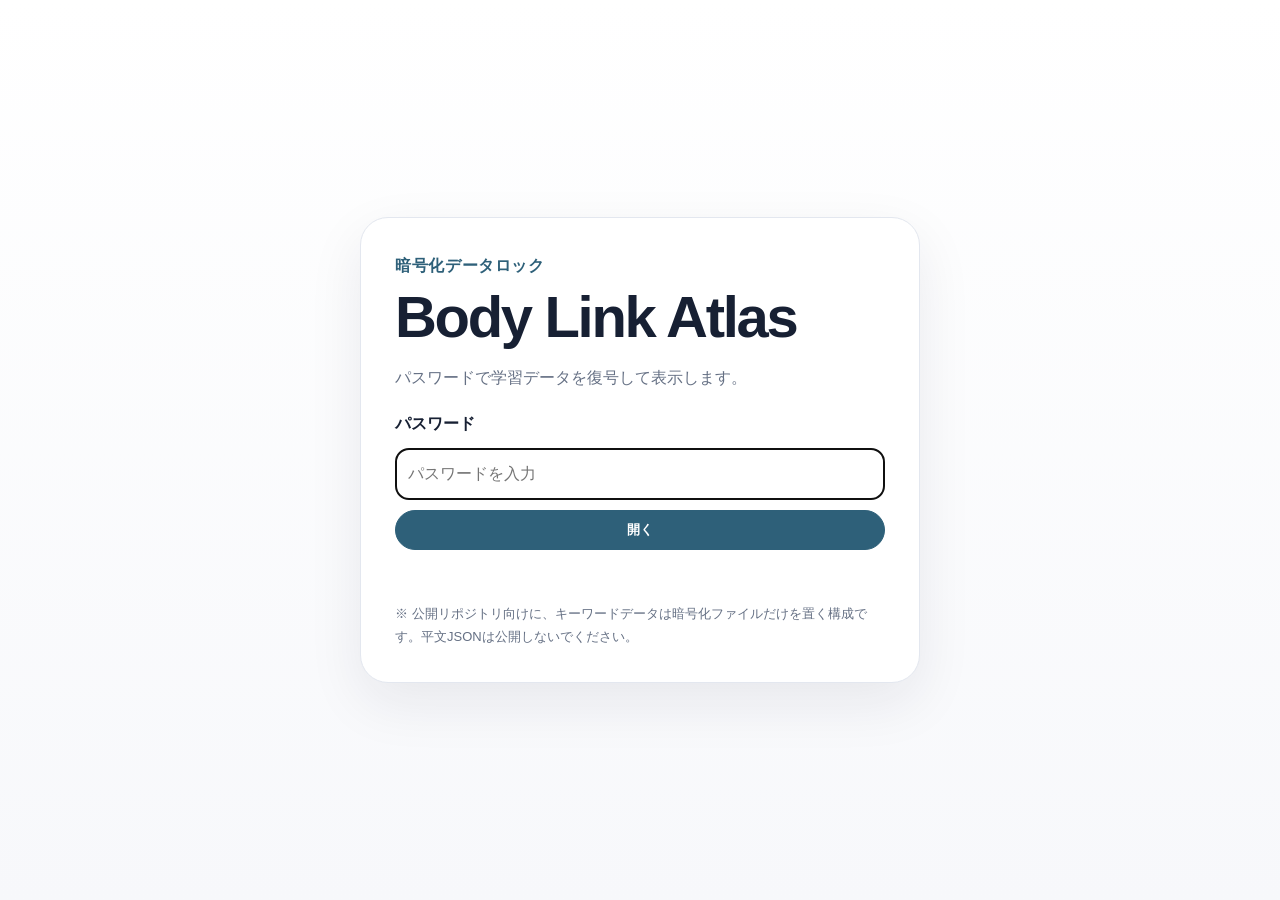
<file: index.html>
<!doctype html>
<html lang="ja">
<head>
  <meta charset="utf-8" />
  <meta name="viewport" content="width=device-width,initial-scale=1" />
  <title>Body Link Atlas — からだのつながりマップ</title>
  <link rel="stylesheet" href="./style.css" />
</head>
<body class="locked">
  <section id="auth-screen" class="auth-screen" aria-label="パスワード入力画面">
    <div class="auth-card">
      <p class="eyebrow">暗号化データロック</p>
      <h1 class="auth-title">Body Link Atlas</h1>
      <p class="muted">パスワードで学習データを復号して表示します。</p>
      <form id="auth-form" class="auth-form">
        <label for="password-input">パスワード</label>
        <input id="password-input" type="password" autocomplete="current-password" placeholder="パスワードを入力" required minlength="12" />
        <button class="btn primary" type="submit">開く</button>
        <p id="auth-message" class="auth-message" role="status"></p>
      </form>
      <p class="auth-note">※ 公開リポジトリ向けに、キーワードデータは暗号化ファイルだけを置く構成です。平文JSONは公開しないでください。</p>
    </div>
  </section>

  <div id="protected-app" hidden>
  <header class="site-header">
    <p class="eyebrow">看護・医療学習のための人体キーワード管理</p>
    <h1>Body Link Atlas <span>— からだのつながりマップ</span></h1>
    <p class="lead">暗号化JSONを正本として、キーワードカード・人体索引・関連マップ・物質リンク・復習ビューを表示する静的Webアプリです。</p>
    <nav id="nav" class="tabs" aria-label="画面切り替え"></nav>
  </header>

  <main id="app" class="app-shell">
    <section class="panel">
      <h2>読み込み中</h2>
      <p>data/encrypted-data.json を読み込み、パスワードで復号します。</p>
    </section>
  </main>

  <footer class="site-footer">
    <p>医学的内容は学習用下書きです。AI生成内容には「要確認」タグを付け、教科書・授業資料で確認してください。</p>
  </footer>

  </div>

  <script src="./app.js"></script>
</body>
</html>
</file>
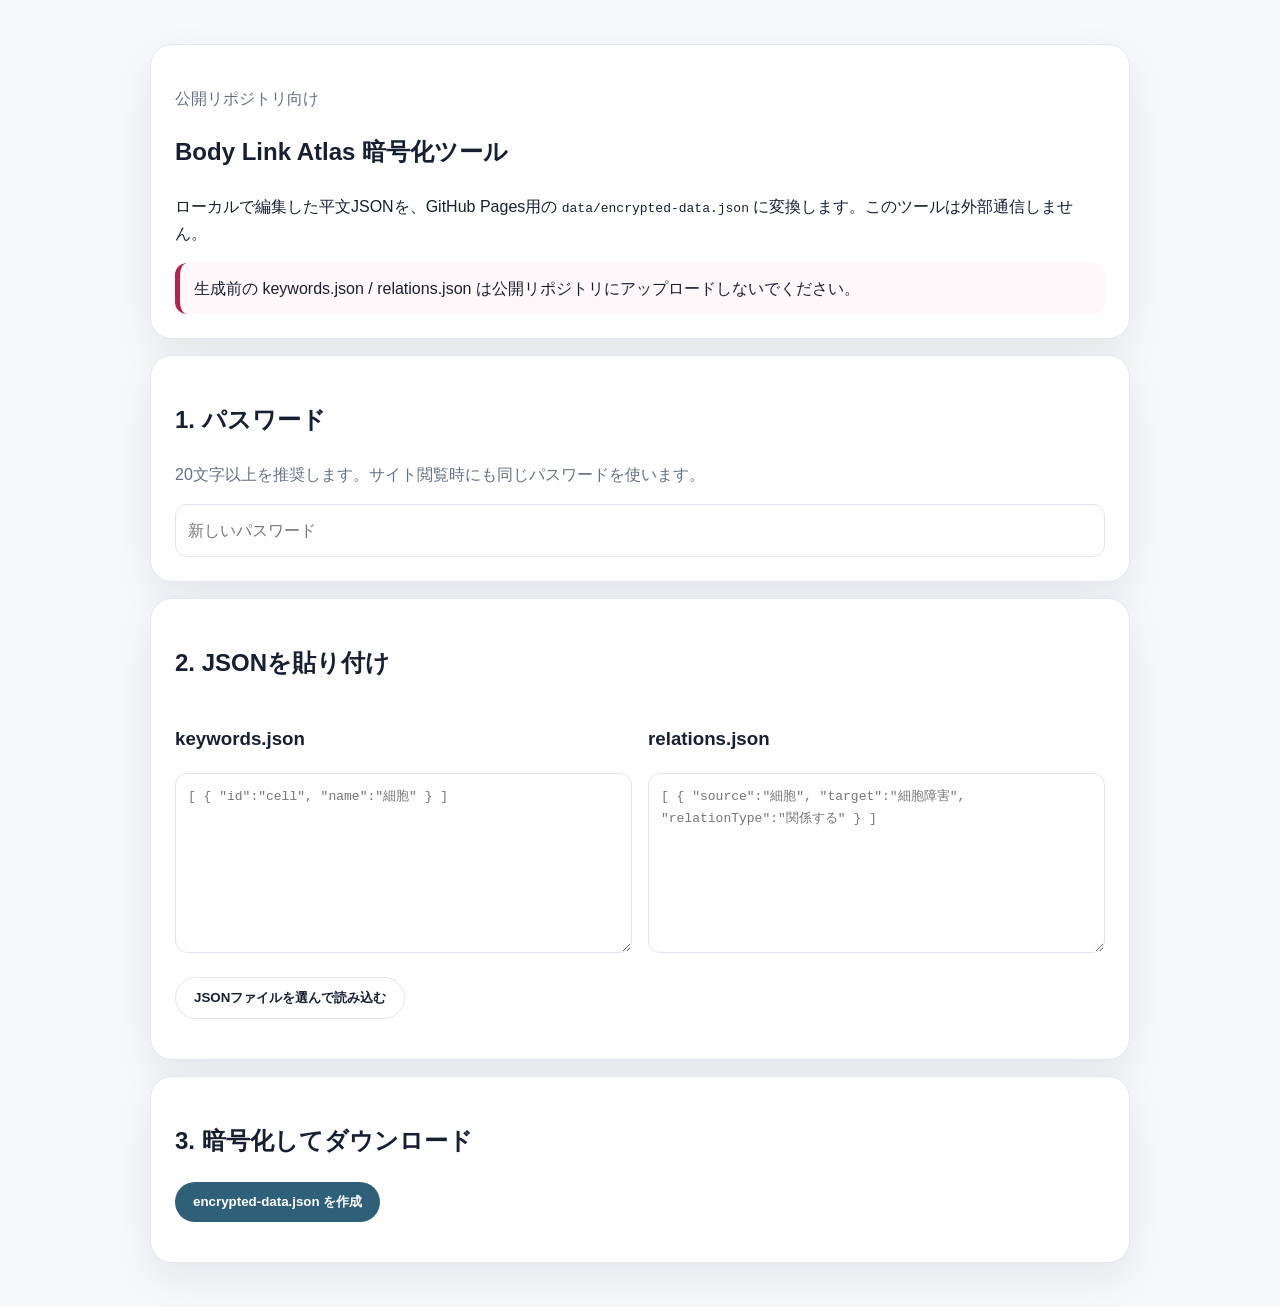
<file: tools/encrypt.html>
<!doctype html>
<html lang="ja">
<head>
  <meta charset="utf-8" />
  <meta name="viewport" content="width=device-width,initial-scale=1" />
  <title>Body Link Atlas 暗号化ツール</title>
  <style>
    body{font-family:-apple-system,BlinkMacSystemFont,"Segoe UI","Hiragino Sans","Yu Gothic",Meiryo,sans-serif;line-height:1.7;margin:0;background:#f7f8fb;color:#172033}
    main{max-width:980px;margin:0 auto;padding:28px}
    section{background:#fff;border:1px solid #e3e7ef;border-radius:22px;padding:24px;margin:16px 0;box-shadow:0 16px 40px rgba(22,31,52,.08)}
    textarea,input{width:100%;box-sizing:border-box;border:1px solid #dfe5ef;border-radius:12px;padding:12px;font:inherit}
    textarea{min-height:180px;font-family:ui-monospace,SFMono-Regular,Menlo,Consolas,monospace;font-size:13px}
    button{border:0;background:#2e6079;color:#fff;border-radius:999px;padding:11px 18px;font-weight:800;cursor:pointer}
    button.secondary{background:#fff;color:#172033;border:1px solid #dfe5ef}
    .grid{display:grid;grid-template-columns:1fr 1fr;gap:16px}@media(max-width:800px){.grid{grid-template-columns:1fr}}
    .warning{border-left:5px solid #b4234d;background:#fff7f9;padding:12px 14px;border-radius:12px}.muted{color:#657084}.ok{color:#176b4d;font-weight:800}.err{color:#b4234d;font-weight:800}
  </style>
</head>
<body>
<main>
  <section>
    <p class="muted">公開リポジトリ向け</p>
    <h1>Body Link Atlas 暗号化ツール</h1>
    <p>ローカルで編集した平文JSONを、GitHub Pages用の <code>data/encrypted-data.json</code> に変換します。このツールは外部通信しません。</p>
    <div class="warning">生成前の keywords.json / relations.json は公開リポジトリにアップロードしないでください。</div>
  </section>
  <section>
    <h2>1. パスワード</h2>
    <p class="muted">20文字以上を推奨します。サイト閲覧時にも同じパスワードを使います。</p>
    <input id="password" type="password" placeholder="新しいパスワード" minlength="12" />
  </section>
  <section>
    <h2>2. JSONを貼り付け</h2>
    <div class="grid">
      <div><h3>keywords.json</h3><textarea id="keywords" placeholder='[ { "id":"cell", "name":"細胞" } ]'></textarea></div>
      <div><h3>relations.json</h3><textarea id="relations" placeholder='[ { "source":"細胞", "target":"細胞障害", "relationType":"関係する" } ]'></textarea></div>
    </div>
    <p><button class="secondary" onclick="loadFiles()">JSONファイルを選んで読み込む</button></p>
    <input id="fileInput" type="file" accept="application/json,.json" multiple hidden />
  </section>
  <section>
    <h2>3. 暗号化してダウンロード</h2>
    <p><button onclick="encryptAndDownload()">encrypted-data.json を作成</button></p>
    <p id="message" class="muted"></p>
  </section>
</main>
<script>
const iterations = 310000;
function setMessage(text, cls="muted"){ const el=document.getElementById("message"); el.className=cls; el.textContent=text; }
function bytesToBase64(bytes){ let s=""; bytes.forEach(b=>s+=String.fromCharCode(b)); return btoa(s); }
async function deriveAesKey(password, salt){
  const baseKey = await crypto.subtle.importKey("raw", new TextEncoder().encode(password), {name:"PBKDF2"}, false, ["deriveKey"]);
  return crypto.subtle.deriveKey({name:"PBKDF2",salt,iterations,hash:"SHA-256"}, baseKey, {name:"AES-GCM",length:256}, false, ["encrypt"]);
}
function download(filename, text){
  const blob = new Blob([text], {type:"application/json;charset=utf-8"});
  const url = URL.createObjectURL(blob);
  const a = document.createElement("a"); a.href=url; a.download=filename; document.body.appendChild(a); a.click(); a.remove(); URL.revokeObjectURL(url);
}
async function encryptAndDownload(){
  try{
    const password = document.getElementById("password").value;
    if(password.length < 12) throw new Error("パスワードは12文字以上にしてください。20文字以上推奨です。");
    const keywords = JSON.parse(document.getElementById("keywords").value);
    const relations = JSON.parse(document.getElementById("relations").value);
    if(!Array.isArray(keywords) || !Array.isArray(relations)) throw new Error("keywords / relations は配列形式にしてください。");
    setMessage("暗号化中です…", "muted");
    const salt = crypto.getRandomValues(new Uint8Array(16));
    const iv = crypto.getRandomValues(new Uint8Array(12));
    const key = await deriveAesKey(password, salt);
    const payload = new TextEncoder().encode(JSON.stringify({keywords, relations}));
    const ciphertext = new Uint8Array(await crypto.subtle.encrypt({name:"AES-GCM", iv}, key, payload));
    const encrypted = {version:1, algorithm:"AES-GCM", kdf:"PBKDF2-SHA256", iterations, salt:bytesToBase64(salt), iv:bytesToBase64(iv), ciphertext:bytesToBase64(ciphertext), note:"Encrypted Body Link Atlas data. Do not commit plaintext keywords.json or relations.json to a public repository."};
    download("encrypted-data.json", JSON.stringify(encrypted, null, 2));
    setMessage("作成しました。data/encrypted-data.json と差し替えてください。", "ok");
  }catch(err){ setMessage(err.message, "err"); }
}
function loadFiles(){ document.getElementById("fileInput").click(); }
document.getElementById("fileInput").addEventListener("change", async (e)=>{
  for(const file of e.target.files){
    const text = await file.text();
    const lower = file.name.toLowerCase();
    if(lower.includes("keyword")) document.getElementById("keywords").value = text;
    else if(lower.includes("relation")) document.getElementById("relations").value = text;
  }
});
</script>
</body>
</html>
</file>
<file: style.css>
:root{
  --bg:#f7f8fb;
  --panel:#ffffff;
  --ink:#172033;
  --muted:#657084;
  --line:#e3e7ef;
  --accent:#2e6079;
  --accent-2:#edf6f8;
  --danger:#b4234d;
  --chip:#f2f5fa;
  --shadow:0 20px 55px rgba(22,31,52,.08);
  --radius:24px;
}
*{box-sizing:border-box}
body{
  margin:0;
  background:linear-gradient(180deg,#fff 0%,var(--bg) 30%,#fff 100%);
  color:var(--ink);
  font-family:-apple-system,BlinkMacSystemFont,"Segoe UI","Hiragino Sans","Yu Gothic",Meiryo,sans-serif;
  line-height:1.75;
}
.site-header,.app-shell,.site-footer{max-width:1180px;margin:0 auto;padding:24px}
.site-header{padding-top:34px}
.eyebrow{margin:0;color:var(--accent);font-weight:700;letter-spacing:.04em}
h1{font-size:clamp(34px,7vw,72px);line-height:1.08;margin:8px 0 10px;font-weight:650;letter-spacing:-.04em}
h1 span{font-weight:520}
.lead{color:var(--muted);margin:0 0 22px}
.tabs{display:flex;gap:10px;flex-wrap:wrap}
.tab{
  border:1px solid var(--line);background:#fff;border-radius:999px;padding:9px 16px;
  cursor:pointer;font-weight:700;color:#243047;box-shadow:0 3px 12px rgba(0,0,0,.03)
}
.tab.active{background:var(--accent);color:white;border-color:var(--accent)}
.panel{
  background:var(--panel);border:1px solid var(--line);border-radius:var(--radius);
  box-shadow:var(--shadow);padding:28px;margin-bottom:18px
}
.grid{display:grid;gap:16px}
.grid.cols-2{grid-template-columns:repeat(2,minmax(0,1fr))}
.grid.cols-3{grid-template-columns:repeat(3,minmax(0,1fr))}
.grid.cols-4{grid-template-columns:repeat(4,minmax(0,1fr))}
@media (max-width:850px){.grid.cols-2,.grid.cols-3,.grid.cols-4{grid-template-columns:1fr}.site-header,.app-shell,.site-footer{padding:16px}h1{font-size:40px}}
.card{
  border:1px solid var(--line);border-radius:20px;padding:18px;background:#fff
}
.card.soft{background:#f8fbff}
.card h3{margin:0 0 8px;font-size:20px}
.muted{color:var(--muted)}
.stats{display:flex;gap:10px;flex-wrap:wrap;margin-top:18px}
.stat{border:1px solid var(--line);border-radius:16px;padding:12px 18px;background:#fff;min-width:120px}
.stat strong{display:block;font-size:28px;line-height:1}
.category-card{min-height:110px;border-radius:18px;padding:18px;border:1px solid var(--line);cursor:pointer;background:#fff}
.category-card:hover,.row-card:hover{border-color:#b6c6d4;transform:translateY(-1px)}
.category-card:nth-child(4n+1){background:#f2f6ff}
.category-card:nth-child(4n+2){background:#effaf3}
.category-card:nth-child(4n+3){background:#fff7e8}
.category-card:nth-child(4n+4){background:#f8f2ff}
.chips{display:flex;gap:8px;flex-wrap:wrap}
.chip{display:inline-flex;align-items:center;gap:6px;padding:5px 10px;border-radius:999px;background:var(--chip);border:1px solid var(--line);font-size:13px}
.chip.check{color:var(--danger);font-weight:800;background:#fff0f5}
.controls{display:grid;grid-template-columns:repeat(4,minmax(0,1fr));gap:12px;margin:16px 0}
.controls.two{grid-template-columns:repeat(2,minmax(0,1fr))}
@media (max-width:900px){.controls,.controls.two{grid-template-columns:1fr}}
input,select,textarea{
  width:100%;border:1px solid var(--line);border-radius:13px;padding:11px 12px;background:#fff;color:var(--ink);font:inherit
}
textarea{min-height:190px;font-family:ui-monospace,SFMono-Regular,Menlo,Consolas,monospace;font-size:13px}
.table-wrap{overflow:auto;border:1px solid var(--line);border-radius:18px}
table{width:100%;border-collapse:collapse;background:#fff;min-width:980px}
th,td{padding:12px 14px;text-align:left;border-bottom:1px solid var(--line);vertical-align:top;font-size:14px}
th{background:#f6f8fb;font-weight:800;white-space:nowrap}
.keyword-link{border:0;background:transparent;color:var(--accent);font-weight:800;cursor:pointer;padding:0;text-align:left}
.row-card{border:1px solid var(--line);border-radius:18px;padding:16px;background:#fff;cursor:pointer}
.detail-title{display:flex;justify-content:space-between;gap:16px;align-items:flex-start;flex-wrap:wrap}
.detail-title h2{font-size:42px;line-height:1.15;margin:0}
.kana{color:var(--muted);margin:4px 0 0}
.info-block{border:1px solid var(--line);border-radius:16px;background:#fafcff;padding:14px}
.info-block h4{margin:0 0 6px}
.btn{
  border:1px solid var(--line);background:#fff;border-radius:999px;padding:10px 14px;font-weight:800;cursor:pointer
}
.btn.primary{background:var(--accent);border-color:var(--accent);color:#fff}
.btn:disabled{opacity:.45;cursor:not-allowed}
.map-layout{display:grid;grid-template-columns:1fr 320px;gap:18px}
@media(max-width:980px){.map-layout{grid-template-columns:1fr}}
.map-stage{border:1px solid var(--line);border-radius:20px;min-height:580px;background:radial-gradient(circle,#fff,#f8fbfd);position:relative;overflow:hidden}
svg{width:100%;height:580px;display:block}
.node{cursor:pointer}
.node circle{fill:#fff;stroke:var(--accent);stroke-width:2}
.node.center circle{fill:var(--accent);stroke:var(--accent)}
.node text{font-weight:800;font-size:13px;fill:#172033}
.node.center text{fill:#fff}
.edge{stroke:#9badbb;stroke-width:1.8}
.edge-label{font-size:11px;fill:#516174}
.side-card{border:1px solid var(--line);border-radius:18px;padding:16px;background:#fff}
pre{
  white-space:pre-wrap;background:#101827;color:#f8fafc;border-radius:16px;padding:16px;overflow:auto;
  font-size:13px;line-height:1.55
}
.warning{border-left:5px solid var(--danger);background:#fff7f9;padding:12px 14px;border-radius:12px}
.site-footer{color:var(--muted);font-size:13px}
.empty{padding:36px;text-align:center;color:var(--muted)}
.quiz-answer{display:none;margin-top:8px}
.quiz-answer.show{display:block}

.auth-screen{
  min-height:100vh;
  display:flex;
  align-items:center;
  justify-content:center;
  padding:24px;
  background:linear-gradient(180deg,#fff 0%,var(--bg) 100%);
}
.auth-card{
  width:min(560px,100%);
  background:#fff;
  border:1px solid var(--line);
  border-radius:28px;
  box-shadow:var(--shadow);
  padding:34px;
}
.auth-title{
  font-size:clamp(36px,8vw,58px);
  margin:6px 0 8px;
}
.auth-form{display:grid;gap:10px;margin-top:18px}
.auth-form label{font-weight:800}
.auth-message{min-height:1.4em;color:var(--danger);font-weight:800;margin:2px 0 0}
.auth-note{font-size:13px;color:var(--muted);margin:18px 0 0}
body.locked{overflow:hidden}
body.locked .site-header,body.locked .app-shell,body.locked .site-footer{display:none}

.auth-form button:disabled{opacity:.6;cursor:wait}
.security-note{font-size:13px;color:var(--muted)}


/* v2: 物質リンク・分野横断ビュー */
.filters-extended{grid-template-columns:repeat(3,minmax(0,1fr));}
@media(max-width:900px){.filters-extended{grid-template-columns:1fr}}
.chip.small{font-size:12px;padding:3px 8px;margin-top:4px}
.chip.substance{background:#fff8e8;border-color:#f0d8a8;color:#73510b}
.substance-card{background:linear-gradient(180deg,#fff,#fbfdff)}
.row-card.compact{padding:12px}
.compact-title{align-items:center;margin-bottom:4px}
.compact-title h4{margin:0;font-size:18px}
.empty{padding:18px;color:var(--muted);border:1px dashed var(--line);border-radius:16px;background:#fff}

/* v3: 関連マップ強化・人体シルエット */
.map-panel{padding-bottom:34px}
.map-layout.enhanced{grid-template-columns:minmax(0,1fr) 360px;align-items:start}
.map-stage{min-height:760px;overflow:visible;padding-bottom:8px}
svg#relationSvg{height:760px;min-height:760px}
.map-controls{grid-template-columns:1.2fr 1.2fr .8fr 1fr}
@media(max-width:1100px){.map-layout.enhanced{grid-template-columns:1fr}.map-stage{min-height:680px}svg#relationSvg{height:680px}.map-controls{grid-template-columns:1fr}}
.node circle{fill:#fff;stroke:var(--accent);stroke-width:2.5;filter:drop-shadow(0 4px 9px rgba(18,36,60,.10))}
.node.center circle{fill:var(--accent);stroke:var(--accent)}
.node.up circle{fill:#f6fbff}
.node.down circle{fill:#fffaf2}
.node text{font-size:15px;font-weight:850}
.node.center text{font-size:16px}
.edge{stroke-width:2.6;opacity:.88}
.edge-label{font-size:12px;font-weight:800;paint-order:stroke;stroke:#fff;stroke-width:4px;stroke-linejoin:round}
.edge.cause{stroke:#2f6f9f}.edge-label.cause{fill:#2f6f9f}.arrow-fill.cause{fill:#2f6f9f}
.edge.result{stroke:#b95c38}.edge-label.result{fill:#b95c38}.arrow-fill.result{fill:#b95c38}
.edge.component{stroke:#64748b;stroke-dasharray:7 5}.edge-label.component{fill:#64748b}.arrow-fill.component{fill:#64748b}
.edge.test{stroke:#26866f}.edge-label.test{fill:#26866f}.arrow-fill.test{fill:#26866f}
.edge.nursing{stroke:#c27a15}.edge-label.nursing{fill:#c27a15}.arrow-fill.nursing{fill:#c27a15}
.edge.inhibit{stroke:#9f3d64;stroke-dasharray:4 4}.edge-label.inhibit{fill:#9f3d64}.arrow-fill.inhibit{fill:#9f3d64}
.edge.activate{stroke:#6c62b6}.edge-label.activate{fill:#6c62b6}.arrow-fill.activate{fill:#6c62b6}
.edge.compare{stroke:#6b7280;stroke-dasharray:2 6}.edge-label.compare{fill:#6b7280}.arrow-fill.compare{fill:#6b7280}
.edge.related{stroke:#8a9aad}.edge-label.related{fill:#566579}.arrow-fill.related{fill:#8a9aad}
.flow-header{font-size:16px;font-weight:900;fill:#25324b}
.relation-legend{position:absolute;left:18px;bottom:18px;background:rgba(255,255,255,.94);border:1px solid var(--line);border-radius:16px;padding:10px 12px;display:flex;gap:10px;flex-wrap:wrap;align-items:center;box-shadow:0 10px 30px rgba(22,31,52,.08);max-width:calc(100% - 36px);font-size:12px}
.relation-legend span{display:inline-flex;align-items:center;gap:5px;white-space:nowrap}
.legend-line{display:inline-block;width:22px;height:0;border-top:3px solid #8a9aad}
.legend-line.cause{border-color:#2f6f9f}.legend-line.result{border-color:#b95c38}.legend-line.component{border-color:#64748b;border-top-style:dashed}.legend-line.test{border-color:#26866f}.legend-line.nursing{border-color:#c27a15}.legend-line.inhibit{border-color:#9f3d64;border-top-style:dashed}.legend-line.activate{border-color:#6c62b6}.legend-line.compare{border-color:#6b7280;border-top-style:dotted}.legend-line.related{border-color:#8a9aad}
.map-side{position:sticky;top:16px}
.mini-flow{display:grid;gap:10px;margin:12px 0}
.mini-flow div{border:1px solid var(--line);border-radius:14px;background:#f8fbff;padding:10px}
.mini-flow strong{display:block;margin-bottom:2px;color:var(--accent)}
.subheading{margin-top:24px;margin-bottom:10px}
.relation-summary-grid{display:grid;grid-template-columns:repeat(2,minmax(0,1fr));gap:12px;margin-top:10px}
@media(max-width:850px){.relation-summary-grid{grid-template-columns:1fr}}
.body-layout{display:grid;grid-template-columns:430px minmax(0,1fr);gap:22px;align-items:start}
@media(max-width:980px){.body-layout{grid-template-columns:1fr}}
.body-silhouette-card,.body-result-card{border:1px solid var(--line);border-radius:22px;background:#fff;padding:18px;box-shadow:0 8px 30px rgba(22,31,52,.05)}
.body-svg{width:100%;height:auto;display:block;background:radial-gradient(circle at center,#fff,#f7fbfd);border-radius:18px}
.body-part{fill:#eaf3f7;stroke:#2e6079;stroke-width:3;cursor:pointer;transition:.15s ease}
.body-part:hover,.body-part.active{fill:#2e6079;opacity:.92}
.body-label{font-weight:900;font-size:14px;fill:#172033;pointer-events:auto;cursor:pointer;paint-order:stroke;stroke:#fff;stroke-width:4px;stroke-linejoin:round}
.body-region-buttons{margin:12px 0 16px}
.body-region-buttons .selected{background:var(--accent);color:#fff;border-color:var(--accent)}
.mini-table table{min-width:680px}

/* v5 search stability patch */
.search-hint{
  grid-column: 1 / -1;
  font-size: 13px;
  color: #9a3412;
  background: #fff7ed;
  border: 1px solid #fed7aa;
  border-radius: 12px;
  padding: 8px 10px;
}
.list-status{
  display: flex;
  gap: 10px;
  align-items: center;
  flex-wrap: wrap;
  margin: 10px 0 12px;
}
.btn.ghost{
  background: #fff;
}


/* v6: 看護学レイヤー */
.btn.primary-soft{background:#eef7f2;border-color:#b9dccb;color:#174d38}
.nursing-stat{background:#f2fbf6;border-color:#b9dccb}
.nursing-layer-panel{background:linear-gradient(180deg,#ffffff,#fbfffc)}
.compact-stats .stat strong{font-size:24px}
.nursing-controls{grid-template-columns:1.4fr 1fr 1fr auto}
@media(max-width:900px){.nursing-controls{grid-template-columns:1fr}}
.nursing-hint{margin:12px 0 18px;background:#f8fff8;border-left-color:#4b946b}
.nursing-quick{margin:16px 0 20px}
.nursing-category-card{width:100%;text-align:left;background:#f7fcf9}
.nursing-group-card{background:#fff}
.nursing-person-card{background:#fffdf8}
.nursing-chip{background:#f2fbf6;border-color:#b9dccb;color:#174d38}
</file>
